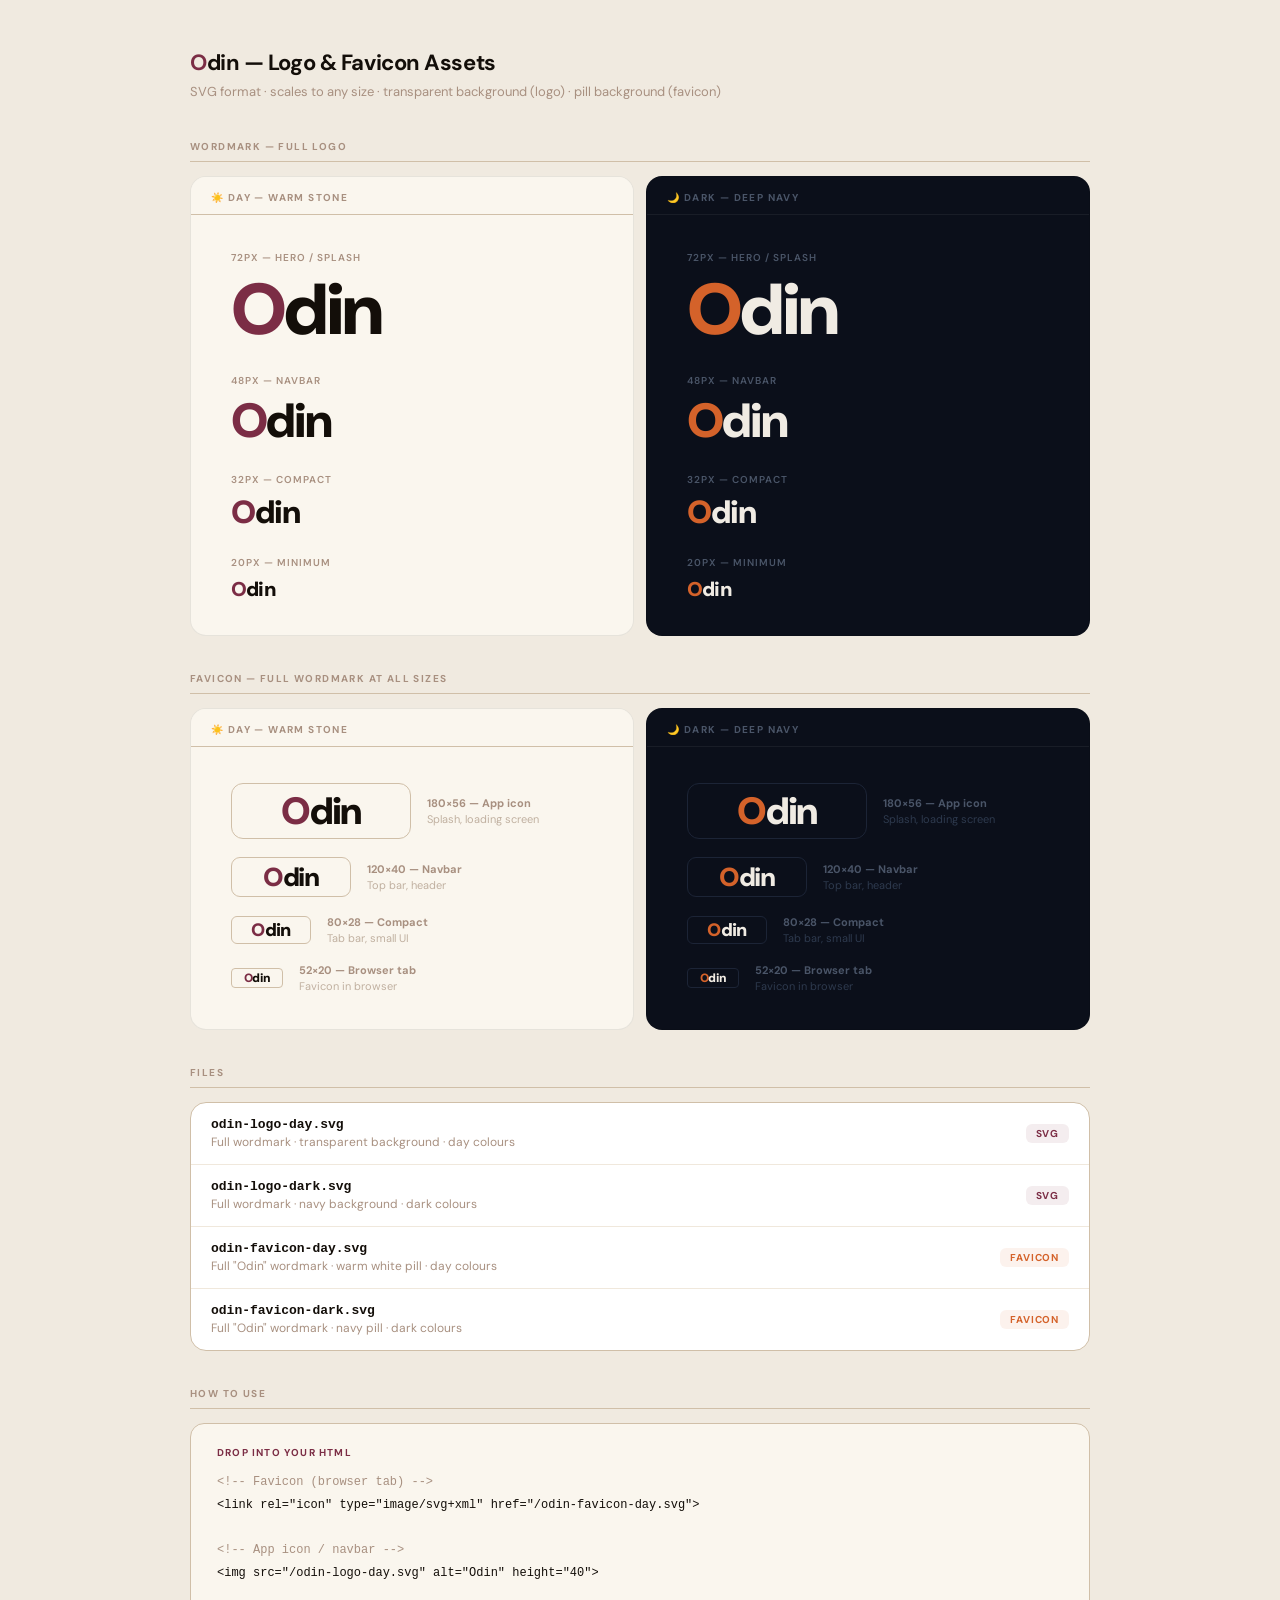
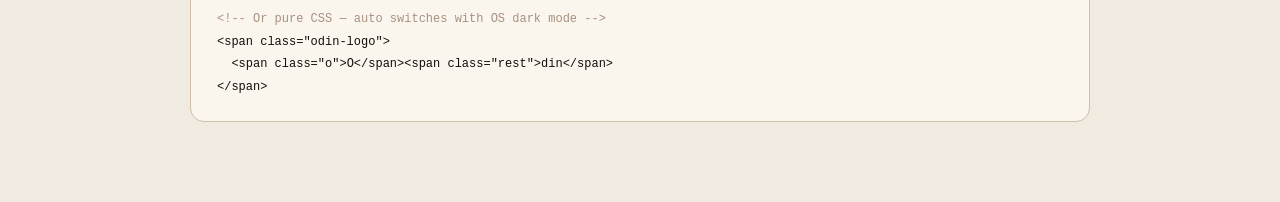
<file: odin-logo-favicon-preview.html>
<!DOCTYPE html>
<html lang="en">
<head>
<meta charset="UTF-8">
<meta name="viewport" content="width=device-width, initial-scale=1.0">
<title>Odin — Logo & Favicon Assets</title>
<link href="https://fonts.googleapis.com/css2?family=DM+Sans:wght@400;600;700;900&display=swap" rel="stylesheet">
<style>
* { margin:0; padding:0; box-sizing:border-box; }
body { font-family: 'DM Sans', sans-serif; background: #F0EAE0; padding: 48px 24px 80px; }

.wrap { max-width: 900px; margin: 0 auto; }

.page-title { font-size: 22px; font-weight: 700; color: #130E09; letter-spacing: -0.02em; margin-bottom: 6px; }
.page-sub   { font-size: 13px; color: #A89080; margin-bottom: 40px; }

.section-title {
  font-size: 10px; font-weight: 700; letter-spacing: 0.14em;
  text-transform: uppercase; color: #A89080;
  padding-bottom: 8px; border-bottom: 1px solid #D0BFA8;
  margin-bottom: 14px; margin-top: 36px;
}

.row { display: grid; grid-template-columns: 1fr 1fr; gap: 12px; }

.tile { border-radius: 16px; overflow: hidden; border: 1px solid rgba(0,0,0,0.08); }
.tile-label {
  font-size: 10px; font-weight: 700; letter-spacing: 0.14em;
  text-transform: uppercase; padding: 14px 20px 10px;
  border-bottom-width: 1px; border-bottom-style: solid;
}
.tile-body { padding: 36px 40px; display: flex; flex-direction: column; gap: 28px; }

.tile-day  { background: #FAF6EE; }
.tile-day  .tile-label { color: #A89080; background: #FAF6EE; border-color: #D0BFA8; }
.tile-dark { background: #0B0F1A; }
.tile-dark .tile-label { color: #4A5568; background: #0B0F1A; border-color: rgba(255,255,255,0.06); }

/* Logo */
.logo { font-family: 'DM Sans', sans-serif; font-weight: 900; letter-spacing: -0.04em; line-height: 1; }
.size-row { display: flex; flex-direction: column; gap: 6px; }
.size-label { font-size: 10px; font-weight: 600; letter-spacing: 0.1em; text-transform: uppercase; margin-bottom: 4px; }

/* Favicon pill */
.fav-sizes { display: flex; flex-direction: column; gap: 18px; }
.fav-item { display: flex; align-items: center; gap: 16px; }
.fav-pill {
  display: flex; align-items: center; justify-content: center;
  border-radius: 18%;
  font-family: 'DM Sans', sans-serif; font-weight: 900; letter-spacing: -0.04em;
  flex-shrink: 0;
}
.fav-meta { display: flex; flex-direction: column; gap: 2px; }
.fav-sz   { font-size: 11px; font-weight: 700; }
.fav-note { font-size: 11px; }

/* Files */
.file-list { background: white; border-radius: 16px; border: 1px solid #D0BFA8; overflow: hidden; margin-top: 10px; }
.file-row { display: flex; align-items: center; justify-content: space-between; padding: 14px 20px; border-bottom: 1px solid #F0E8DC; }
.file-row:last-child { border-bottom: none; }
.file-name { font-size: 13px; font-weight: 600; color: #130E09; font-family: monospace; }
.file-desc { font-size: 12px; color: #A89080; margin-top: 2px; }
.file-badge { font-size: 10px; font-weight: 700; letter-spacing: 0.08em; text-transform: uppercase; padding: 3px 10px; border-radius: 6px; }
.badge-svg { background: #7B2D4515; color: #7B2D45; }
.badge-fav { background: #D4622A15; color: #D4622A; }

/* Usage */
.usage { background: #FAF6EE; border-radius: 14px; padding: 22px 26px; border: 1px solid #D0BFA8; margin-top: 10px; }
.usage-title { font-size: 10px; font-weight: 700; letter-spacing: 0.12em; text-transform: uppercase; color: #7B2D45; margin-bottom: 12px; }
.usage pre { font-size: 12px; line-height: 1.9; color: #130E09; font-family: monospace; white-space: pre-wrap; }
.c { color: #A89080; }
</style>
</head>
<body>
<div class="wrap">

  <div class="page-title"><span style="color:#7B2D45;">O</span>din — Logo &amp; Favicon Assets</div>
  <div class="page-sub">SVG format · scales to any size · transparent background (logo) · pill background (favicon)</div>

  <!-- WORDMARK -->
  <div class="section-title">Wordmark — Full Logo</div>
  <div class="row">
    <div class="tile tile-day">
      <div class="tile-label">☀️ Day — Warm Stone</div>
      <div class="tile-body">
        <div class="size-row">
          <div class="size-label" style="color:#A89080;">72px — Hero / Splash</div>
          <div class="logo" style="font-size:72px;"><span style="color:#7B2D45;">O</span><span style="color:#130E09;">din</span></div>
        </div>
        <div class="size-row">
          <div class="size-label" style="color:#A89080;">48px — Navbar</div>
          <div class="logo" style="font-size:48px;"><span style="color:#7B2D45;">O</span><span style="color:#130E09;">din</span></div>
        </div>
        <div class="size-row">
          <div class="size-label" style="color:#A89080;">32px — Compact</div>
          <div class="logo" style="font-size:32px;"><span style="color:#7B2D45;">O</span><span style="color:#130E09;">din</span></div>
        </div>
        <div class="size-row">
          <div class="size-label" style="color:#A89080;">20px — Minimum</div>
          <div class="logo" style="font-size:20px;"><span style="color:#7B2D45;">O</span><span style="color:#130E09;">din</span></div>
        </div>
      </div>
    </div>
    <div class="tile tile-dark">
      <div class="tile-label">🌙 Dark — Deep Navy</div>
      <div class="tile-body">
        <div class="size-row">
          <div class="size-label" style="color:#4A5568;">72px — Hero / Splash</div>
          <div class="logo" style="font-size:72px;"><span style="color:#D4622A;">O</span><span style="color:#F0EBE3;">din</span></div>
        </div>
        <div class="size-row">
          <div class="size-label" style="color:#4A5568;">48px — Navbar</div>
          <div class="logo" style="font-size:48px;"><span style="color:#D4622A;">O</span><span style="color:#F0EBE3;">din</span></div>
        </div>
        <div class="size-row">
          <div class="size-label" style="color:#4A5568;">32px — Compact</div>
          <div class="logo" style="font-size:32px;"><span style="color:#D4622A;">O</span><span style="color:#F0EBE3;">din</span></div>
        </div>
        <div class="size-row">
          <div class="size-label" style="color:#4A5568;">20px — Minimum</div>
          <div class="logo" style="font-size:20px;"><span style="color:#D4622A;">O</span><span style="color:#F0EBE3;">din</span></div>
        </div>
      </div>
    </div>
  </div>

  <!-- FAVICON -->
  <div class="section-title">Favicon — Full Wordmark at all sizes</div>
  <div class="row">

    <!-- DAY FAVICON -->
    <div class="tile tile-day">
      <div class="tile-label">☀️ Day — Warm Stone</div>
      <div class="tile-body">
        <div class="fav-sizes">

          <div class="fav-item">
            <div class="fav-pill" style="width:180px;height:56px;background:#FAF6EE;border:1.5px solid #D0BFA8;border-radius:12px;">
              <span style="font-size:38px;font-family:'DM Sans',sans-serif;font-weight:900;letter-spacing:-0.04em;"><span style="color:#7B2D45;">O</span><span style="color:#130E09;">din</span></span>
            </div>
            <div class="fav-meta">
              <div class="fav-sz" style="color:#A89080;">180×56 — App icon</div>
              <div class="fav-note" style="color:#C0B0A0;">Splash, loading screen</div>
            </div>
          </div>

          <div class="fav-item">
            <div class="fav-pill" style="width:120px;height:40px;background:#FAF6EE;border:1.5px solid #D0BFA8;border-radius:9px;">
              <span style="font-size:26px;font-family:'DM Sans',sans-serif;font-weight:900;letter-spacing:-0.04em;"><span style="color:#7B2D45;">O</span><span style="color:#130E09;">din</span></span>
            </div>
            <div class="fav-meta">
              <div class="fav-sz" style="color:#A89080;">120×40 — Navbar</div>
              <div class="fav-note" style="color:#C0B0A0;">Top bar, header</div>
            </div>
          </div>

          <div class="fav-item">
            <div class="fav-pill" style="width:80px;height:28px;background:#FAF6EE;border:1.5px solid #D0BFA8;border-radius:6px;">
              <span style="font-size:18px;font-family:'DM Sans',sans-serif;font-weight:900;letter-spacing:-0.04em;"><span style="color:#7B2D45;">O</span><span style="color:#130E09;">din</span></span>
            </div>
            <div class="fav-meta">
              <div class="fav-sz" style="color:#A89080;">80×28 — Compact</div>
              <div class="fav-note" style="color:#C0B0A0;">Tab bar, small UI</div>
            </div>
          </div>

          <div class="fav-item">
            <div class="fav-pill" style="width:52px;height:20px;background:#FAF6EE;border:1.5px solid #D0BFA8;border-radius:4px; padding: 0 4px;">
              <span style="font-size:12px;font-family:'DM Sans',sans-serif;font-weight:900;letter-spacing:-0.03em;"><span style="color:#7B2D45;">O</span><span style="color:#130E09;">din</span></span>
            </div>
            <div class="fav-meta">
              <div class="fav-sz" style="color:#A89080;">52×20 — Browser tab</div>
              <div class="fav-note" style="color:#C0B0A0;">Favicon in browser</div>
            </div>
          </div>

        </div>
      </div>
    </div>

    <!-- DARK FAVICON -->
    <div class="tile tile-dark">
      <div class="tile-label">🌙 Dark — Deep Navy</div>
      <div class="tile-body">
        <div class="fav-sizes">

          <div class="fav-item">
            <div class="fav-pill" style="width:180px;height:56px;background:#0B0F1A;border:1.5px solid #1C2436;border-radius:12px;">
              <span style="font-size:38px;font-family:'DM Sans',sans-serif;font-weight:900;letter-spacing:-0.04em;"><span style="color:#D4622A;">O</span><span style="color:#F0EBE3;">din</span></span>
            </div>
            <div class="fav-meta">
              <div class="fav-sz" style="color:#4A5568;">180×56 — App icon</div>
              <div class="fav-note" style="color:#2E3A4E;">Splash, loading screen</div>
            </div>
          </div>

          <div class="fav-item">
            <div class="fav-pill" style="width:120px;height:40px;background:#0B0F1A;border:1.5px solid #1C2436;border-radius:9px;">
              <span style="font-size:26px;font-family:'DM Sans',sans-serif;font-weight:900;letter-spacing:-0.04em;"><span style="color:#D4622A;">O</span><span style="color:#F0EBE3;">din</span></span>
            </div>
            <div class="fav-meta">
              <div class="fav-sz" style="color:#4A5568;">120×40 — Navbar</div>
              <div class="fav-note" style="color:#2E3A4E;">Top bar, header</div>
            </div>
          </div>

          <div class="fav-item">
            <div class="fav-pill" style="width:80px;height:28px;background:#0B0F1A;border:1.5px solid #1C2436;border-radius:6px;">
              <span style="font-size:18px;font-family:'DM Sans',sans-serif;font-weight:900;letter-spacing:-0.04em;"><span style="color:#D4622A;">O</span><span style="color:#F0EBE3;">din</span></span>
            </div>
            <div class="fav-meta">
              <div class="fav-sz" style="color:#4A5568;">80×28 — Compact</div>
              <div class="fav-note" style="color:#2E3A4E;">Tab bar, small UI</div>
            </div>
          </div>

          <div class="fav-item">
            <div class="fav-pill" style="width:52px;height:20px;background:#0B0F1A;border:1.5px solid #1C2436;border-radius:4px; padding: 0 4px;">
              <span style="font-size:12px;font-family:'DM Sans',sans-serif;font-weight:900;letter-spacing:-0.03em;"><span style="color:#D4622A;">O</span><span style="color:#F0EBE3;">din</span></span>
            </div>
            <div class="fav-meta">
              <div class="fav-sz" style="color:#4A5568;">52×20 — Browser tab</div>
              <div class="fav-note" style="color:#2E3A4E;">Favicon in browser</div>
            </div>
          </div>

        </div>
      </div>
    </div>

  </div>

  <!-- FILES -->
  <div class="section-title">Files</div>
  <div class="file-list">
    <div class="file-row">
      <div><div class="file-name">odin-logo-day.svg</div><div class="file-desc">Full wordmark · transparent background · day colours</div></div>
      <span class="file-badge badge-svg">SVG</span>
    </div>
    <div class="file-row">
      <div><div class="file-name">odin-logo-dark.svg</div><div class="file-desc">Full wordmark · navy background · dark colours</div></div>
      <span class="file-badge badge-svg">SVG</span>
    </div>
    <div class="file-row">
      <div><div class="file-name">odin-favicon-day.svg</div><div class="file-desc">Full "Odin" wordmark · warm white pill · day colours</div></div>
      <span class="file-badge badge-fav">FAVICON</span>
    </div>
    <div class="file-row">
      <div><div class="file-name">odin-favicon-dark.svg</div><div class="file-desc">Full "Odin" wordmark · navy pill · dark colours</div></div>
      <span class="file-badge badge-fav">FAVICON</span>
    </div>
  </div>

  <!-- USAGE -->
  <div class="section-title">How to use</div>
  <div class="usage">
    <div class="usage-title">Drop into your HTML</div>
    <pre><span class="c">&lt;!-- Favicon (browser tab) --&gt;</span>
&lt;link rel="icon" type="image/svg+xml" href="/odin-favicon-day.svg"&gt;

<span class="c">&lt;!-- App icon / navbar --&gt;</span>
&lt;img src="/odin-logo-day.svg" alt="Odin" height="40"&gt;

<span class="c">&lt;!-- Or pure CSS — auto switches with OS dark mode --&gt;</span>
&lt;span class="odin-logo"&gt;
  &lt;span class="o"&gt;O&lt;/span&gt;&lt;span class="rest"&gt;din&lt;/span&gt;
&lt;/span&gt;</pre>
  </div>

</div>
</body>
</html>
</file>
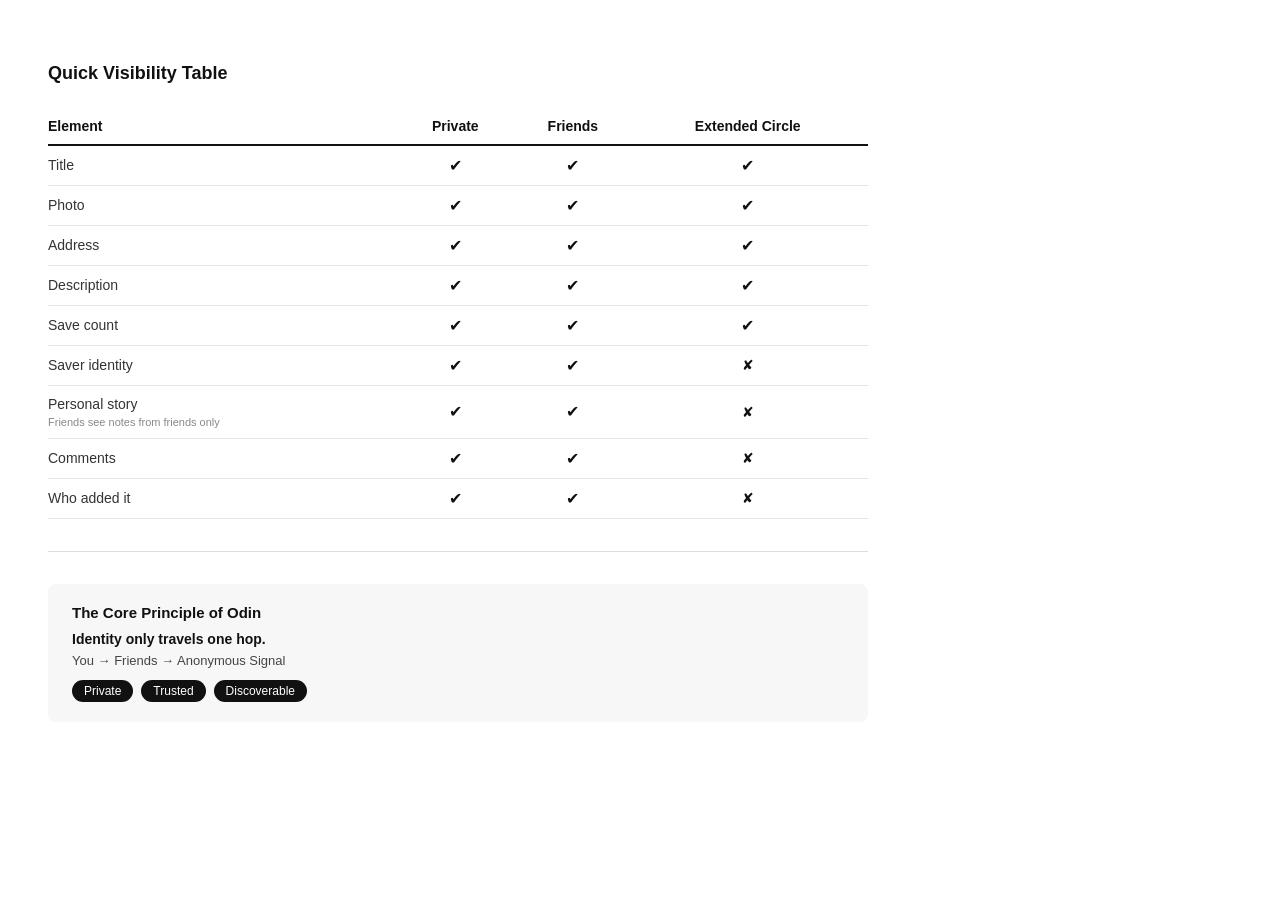
<file: odin_visibility_table.html>
<!DOCTYPE html>
<html lang="en">
<head>
  <meta charset="UTF-8" />
  <meta name="viewport" content="width=device-width, initial-scale=1.0"/>
  <title>Odin Trust Layers & Visibility</title>
  <style>
    body {
      font-family: -apple-system, BlinkMacSystemFont, 'Segoe UI', Roboto, sans-serif;
      padding: 40px;
      color: #111;
      background: #fff;
      max-width: 820px;
    }
    h2 {
      font-size: 18px;
      font-weight: 700;
      margin-bottom: 24px;
    }
    table {
      width: 100%;
      border-collapse: collapse;
      font-size: 14px;
    }
    thead tr {
      border-bottom: 2px solid #111;
    }
    th {
      text-align: left;
      font-weight: 700;
      padding: 10px 12px 10px 0;
      color: #111;
    }
    th:not(:first-child) {
      text-align: center;
    }
    td {
      padding: 10px 12px 10px 0;
      border-bottom: 1px solid #e5e5e5;
      vertical-align: middle;
    }
    td:not(:first-child) {
      text-align: center;
    }
    .check {
      color: #111;
      font-size: 16px;
    }
    .cross {
      color: #111;
      font-size: 14px;
    }
    .partial {
      color: #888;
      font-size: 13px;
      font-style: italic;
    }
    .element-col {
      font-weight: 400;
      color: #333;
    }
    .divider {
      height: 1px;
      background: #ddd;
      margin: 32px 0 24px;
    }
    .principle {
      margin-top: 32px;
      padding: 20px 24px;
      background: #f7f7f7;
      border-radius: 8px;
    }
    .principle h3 {
      font-size: 15px;
      font-weight: 700;
      margin: 0 0 10px;
    }
    .principle p {
      font-size: 13px;
      color: #444;
      margin: 4px 0;
    }
    .hop {
      font-size: 14px;
      font-weight: 600;
      color: #111;
      margin: 10px 0 6px;
    }
    .tags {
      display: flex;
      gap: 8px;
      margin-top: 12px;
      flex-wrap: wrap;
    }
    .tag {
      background: #111;
      color: #fff;
      padding: 4px 12px;
      border-radius: 20px;
      font-size: 12px;
    }
    .note {
      font-size: 11px;
      color: #888;
      margin-top: 4px;
    }
    .col-private { color: #555; }
    .col-friends { color: #555; }
    .col-extended { color: #555; }
  </style>
</head>
<body>

  <h2>Quick Visibility Table</h2>

  <table>
    <thead>
      <tr>
        <th>Element</th>
        <th>Private</th>
        <th>Friends</th>
        <th>Extended Circle</th>
      </tr>
    </thead>
    <tbody>
      <tr>
        <td class="element-col">Title</td>
        <td><span class="check">✔</span></td>
        <td><span class="check">✔</span></td>
        <td><span class="check">✔</span></td>
      </tr>
      <tr>
        <td class="element-col">Photo</td>
        <td><span class="check">✔</span></td>
        <td><span class="check">✔</span></td>
        <td><span class="check">✔</span></td>
      </tr>
      <tr>
        <td class="element-col">Address</td>
        <td><span class="check">✔</span></td>
        <td><span class="check">✔</span></td>
        <td><span class="check">✔</span></td>
      </tr>
      <tr>
        <td class="element-col">Description</td>
        <td><span class="check">✔</span></td>
        <td><span class="check">✔</span></td>
        <td><span class="check">✔</span></td>
      </tr>
      <tr>
        <td class="element-col">Save count</td>
        <td><span class="check">✔</span></td>
        <td><span class="check">✔</span></td>
        <td><span class="check">✔</span></td>
      </tr>
      <tr>
        <td class="element-col">Saver identity</td>
        <td><span class="check">✔</span></td>
        <td><span class="check">✔</span></td>
        <td><span class="cross">✘</span></td>
      </tr>
      <tr>
        <td class="element-col">
          Personal story
          <div class="note">Friends see notes from friends only</div>
        </td>
        <td><span class="check">✔</span></td>
        <td><span class="check">✔</span></td>
        <td><span class="cross">✘</span></td>
      </tr>
      <tr>
        <td class="element-col">Comments</td>
        <td><span class="check">✔</span></td>
        <td><span class="check">✔</span></td>
        <td><span class="cross">✘</span></td>
      </tr>
      <tr>
        <td class="element-col">Who added it</td>
        <td><span class="check">✔</span></td>
        <td><span class="check">✔</span></td>
        <td><span class="cross">✘</span></td>
      </tr>
    </tbody>
  </table>

  <div class="divider"></div>

  <div class="principle">
    <h3>The Core Principle of Odin</h3>
    <div class="hop">Identity only travels one hop.</div>
    <p>You → Friends → Anonymous Signal</p>
    <div class="tags">
      <span class="tag">Private</span>
      <span class="tag">Trusted</span>
      <span class="tag">Discoverable</span>
    </div>
  </div>

</body>
</html>
</file>
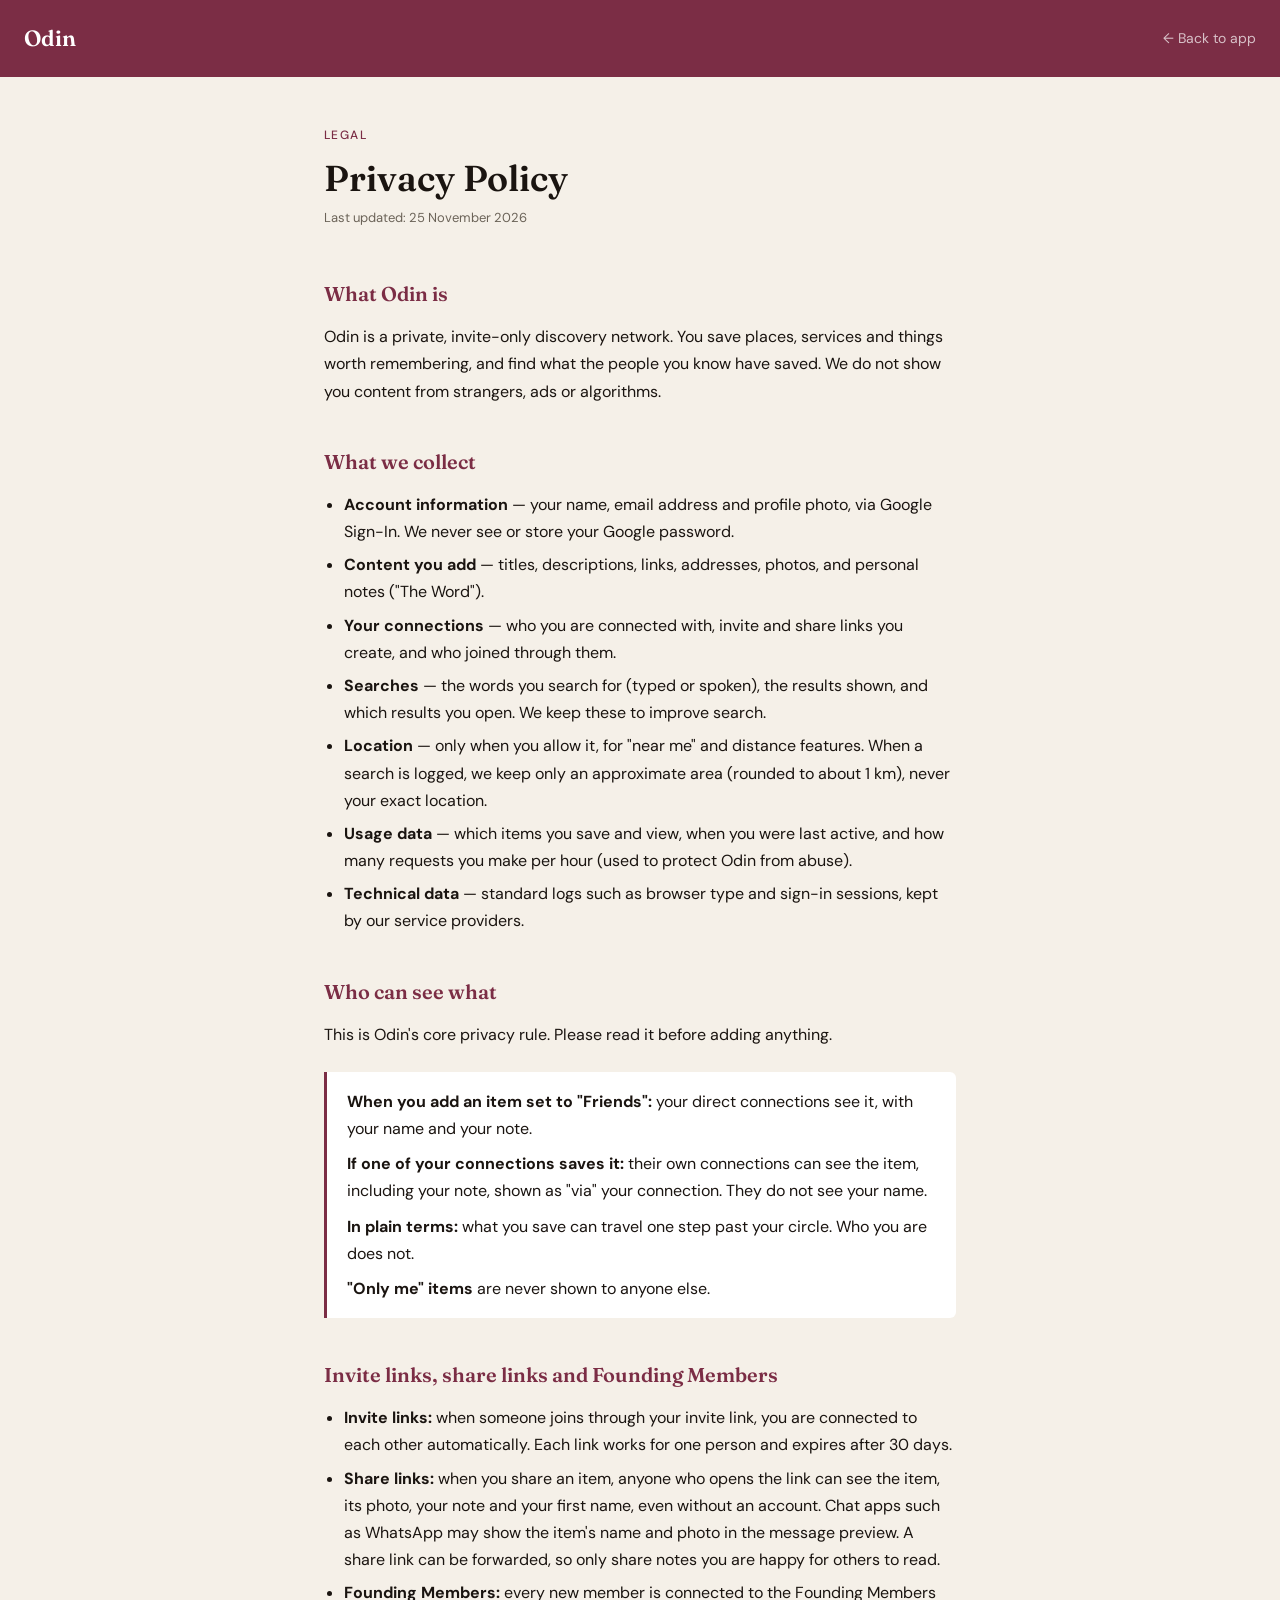
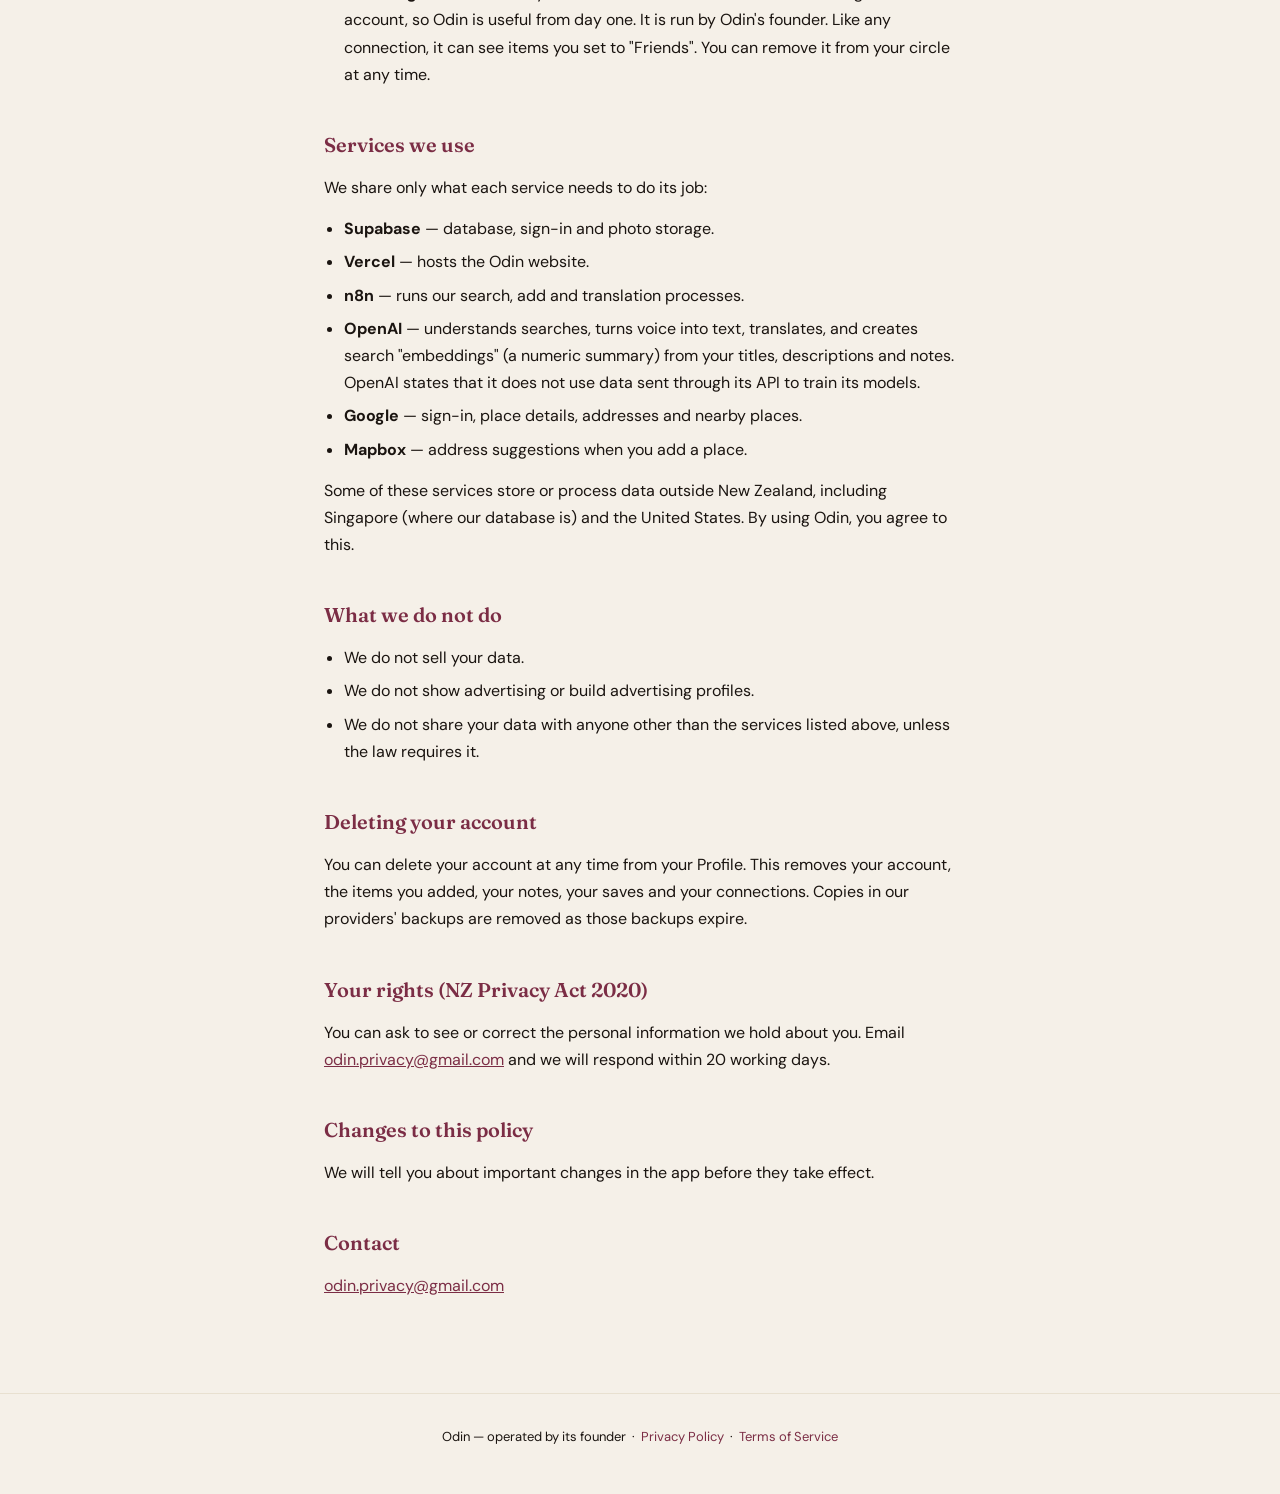
<file: privacy.html>
<!DOCTYPE html>
<html lang="en">
<head>
  <meta charset="UTF-8">
  <meta name="viewport" content="width=device-width, initial-scale=1.0">
  <title>Privacy Policy — Odin</title>
  <link href="https://fonts.googleapis.com/css2?family=Fraunces:ital,wght@0,400;0,600;1,400&family=DM+Sans:wght@400;500&display=swap" rel="stylesheet">
  <style>
    :root {
      --stone: #F5F0E8;
      --stone-dark: #E8E0D0;
      --winterberry: #7B2D45;
      --ink: #1A1410;
      --muted: #6B6358;
    }
    * { box-sizing: border-box; margin: 0; padding: 0; }
    body {
      background: var(--stone);
      color: var(--ink);
      font-family: 'DM Sans', sans-serif;
      font-size: 16px;
      line-height: 1.7;
      min-height: 100vh;
    }
    header {
      background: var(--winterberry);
      padding: 20px 24px;
      display: flex;
      align-items: center;
      gap: 12px;
    }
    header a {
      color: rgba(255,255,255,0.7);
      text-decoration: none;
      font-size: 14px;
      font-family: 'DM Sans', sans-serif;
    }
    header a:hover { color: #fff; }
    header .logo {
      font-family: 'Fraunces', serif;
      font-size: 22px;
      color: #fff;
      font-weight: 600;
      margin-right: auto;
    }
    .container {
      max-width: 680px;
      margin: 0 auto;
      padding: 48px 24px 80px;
    }
    .eyebrow {
      font-size: 12px;
      font-weight: 500;
      letter-spacing: 0.12em;
      text-transform: uppercase;
      color: var(--winterberry);
      margin-bottom: 12px;
    }
    h1 {
      font-family: 'Fraunces', serif;
      font-size: 36px;
      font-weight: 600;
      line-height: 1.15;
      color: var(--ink);
      margin-bottom: 8px;
    }
    .updated {
      font-size: 13px;
      color: var(--muted);
      margin-bottom: 48px;
    }
    h2 {
      font-family: 'Fraunces', serif;
      font-size: 20px;
      font-weight: 600;
      color: var(--winterberry);
      margin: 40px 0 12px;
    }
    p { margin-bottom: 14px; color: var(--ink); }
    ul {
      padding-left: 20px;
      margin-bottom: 14px;
    }
    ul li { margin-bottom: 6px; }
    .highlight-box {
      background: #fff;
      border-left: 3px solid var(--winterberry);
      padding: 16px 20px;
      margin: 24px 0;
      border-radius: 0 6px 6px 0;
    }
    .highlight-box p { margin-bottom: 8px; }
    .highlight-box p:last-child { margin-bottom: 0; }
    .divider {
      border: none;
      border-top: 1px solid var(--stone-dark);
      margin: 40px 0;
    }
    a { color: var(--winterberry); }
    footer {
      text-align: center;
      padding: 32px 24px;
      border-top: 1px solid var(--stone-dark);
      font-size: 13px;
      color: var(--muted);
    }
    footer a { color: var(--winterberry); text-decoration: none; }
    footer a:hover { text-decoration: underline; }
  </style>
</head>
<body>

<header>
  <span class="logo">Odin</span>
  <a href="index.html">← Back to app</a>
</header>

<div class="container">

  <p class="eyebrow">Legal</p>
  <h1>Privacy Policy</h1>
  <p class="updated">Last updated: 25 November 2026</p>

  <h2>What Odin is</h2>
  <p>Odin is a private, invite-only discovery network. You save places, services and things worth remembering, and find what the people you know have saved. We do not show you content from strangers, ads or algorithms.</p>

  <h2>What we collect</h2>
  <ul>
    <li><strong>Account information</strong> — your name, email address and profile photo, via Google Sign-In. We never see or store your Google password.</li>
    <li><strong>Content you add</strong> — titles, descriptions, links, addresses, photos, and personal notes ("The Word").</li>
    <li><strong>Your connections</strong> — who you are connected with, invite and share links you create, and who joined through them.</li>
    <li><strong>Searches</strong> — the words you search for (typed or spoken), the results shown, and which results you open. We keep these to improve search.</li>
    <li><strong>Location</strong> — only when you allow it, for "near me" and distance features. When a search is logged, we keep only an approximate area (rounded to about 1 km), never your exact location.</li>
    <li><strong>Usage data</strong> — which items you save and view, when you were last active, and how many requests you make per hour (used to protect Odin from abuse).</li>
    <li><strong>Technical data</strong> — standard logs such as browser type and sign-in sessions, kept by our service providers.</li>
  </ul>

  <h2>Who can see what</h2>
  <p>This is Odin's core privacy rule. Please read it before adding anything.</p>

  <div class="highlight-box">
    <p><strong>When you add an item set to "Friends":</strong> your direct connections see it, with your name and your note.</p>
    <p><strong>If one of your connections saves it:</strong> their own connections can see the item, including your note, shown as "via" your connection. They do not see your name.</p>
    <p><strong>In plain terms:</strong> what you save can travel one step past your circle. Who you are does not.</p>
    <p><strong>"Only me" items</strong> are never shown to anyone else.</p>
  </div>

  <h2>Invite links, share links and Founding Members</h2>
  <ul>
    <li><strong>Invite links:</strong> when someone joins through your invite link, you are connected to each other automatically. Each link works for one person and expires after 30 days.</li>
    <li><strong>Share links:</strong> when you share an item, anyone who opens the link can see the item, its photo, your note and your first name, even without an account. Chat apps such as WhatsApp may show the item's name and photo in the message preview. A share link can be forwarded, so only share notes you are happy for others to read.</li>
    <li><strong>Founding Members:</strong> every new member is connected to the Founding Members account, so Odin is useful from day one. It is run by Odin's founder. Like any connection, it can see items you set to "Friends". You can remove it from your circle at any time.</li>
  </ul>

  <h2>Services we use</h2>
  <p>We share only what each service needs to do its job:</p>
  <ul>
    <li><strong>Supabase</strong> — database, sign-in and photo storage.</li>
    <li><strong>Vercel</strong> — hosts the Odin website.</li>
    <li><strong>n8n</strong> — runs our search, add and translation processes.</li>
    <li><strong>OpenAI</strong> — understands searches, turns voice into text, translates, and creates search "embeddings" (a numeric summary) from your titles, descriptions and notes. OpenAI states that it does not use data sent through its API to train its models.</li>
    <li><strong>Google</strong> — sign-in, place details, addresses and nearby places.</li>
    <li><strong>Mapbox</strong> — address suggestions when you add a place.</li>
  </ul>
  <p>Some of these services store or process data outside New Zealand, including Singapore (where our database is) and the United States. By using Odin, you agree to this.</p>

  <h2>What we do not do</h2>
  <ul>
    <li>We do not sell your data.</li>
    <li>We do not show advertising or build advertising profiles.</li>
    <li>We do not share your data with anyone other than the services listed above, unless the law requires it.</li>
  </ul>

  <h2>Deleting your account</h2>
  <p>You can delete your account at any time from your Profile. This removes your account, the items you added, your notes, your saves and your connections. Copies in our providers' backups are removed as those backups expire.</p>

  <h2>Your rights (NZ Privacy Act 2020)</h2>
  <p>You can ask to see or correct the personal information we hold about you. Email <a href="mailto:odin.privacy@gmail.com">odin.privacy@gmail.com</a> and we will respond within 20 working days.</p>

  <h2>Changes to this policy</h2>
  <p>We will tell you about important changes in the app before they take effect.</p>

  <h2>Contact</h2>
  <p><a href="mailto:odin.privacy@gmail.com">odin.privacy@gmail.com</a></p>

</div>

<footer>
  <p>Odin — operated by its founder &nbsp;·&nbsp; <a href="privacy.html">Privacy Policy</a> &nbsp;·&nbsp; <a href="terms.html">Terms of Service</a></p>
</footer>

</body>
</html>
</file>
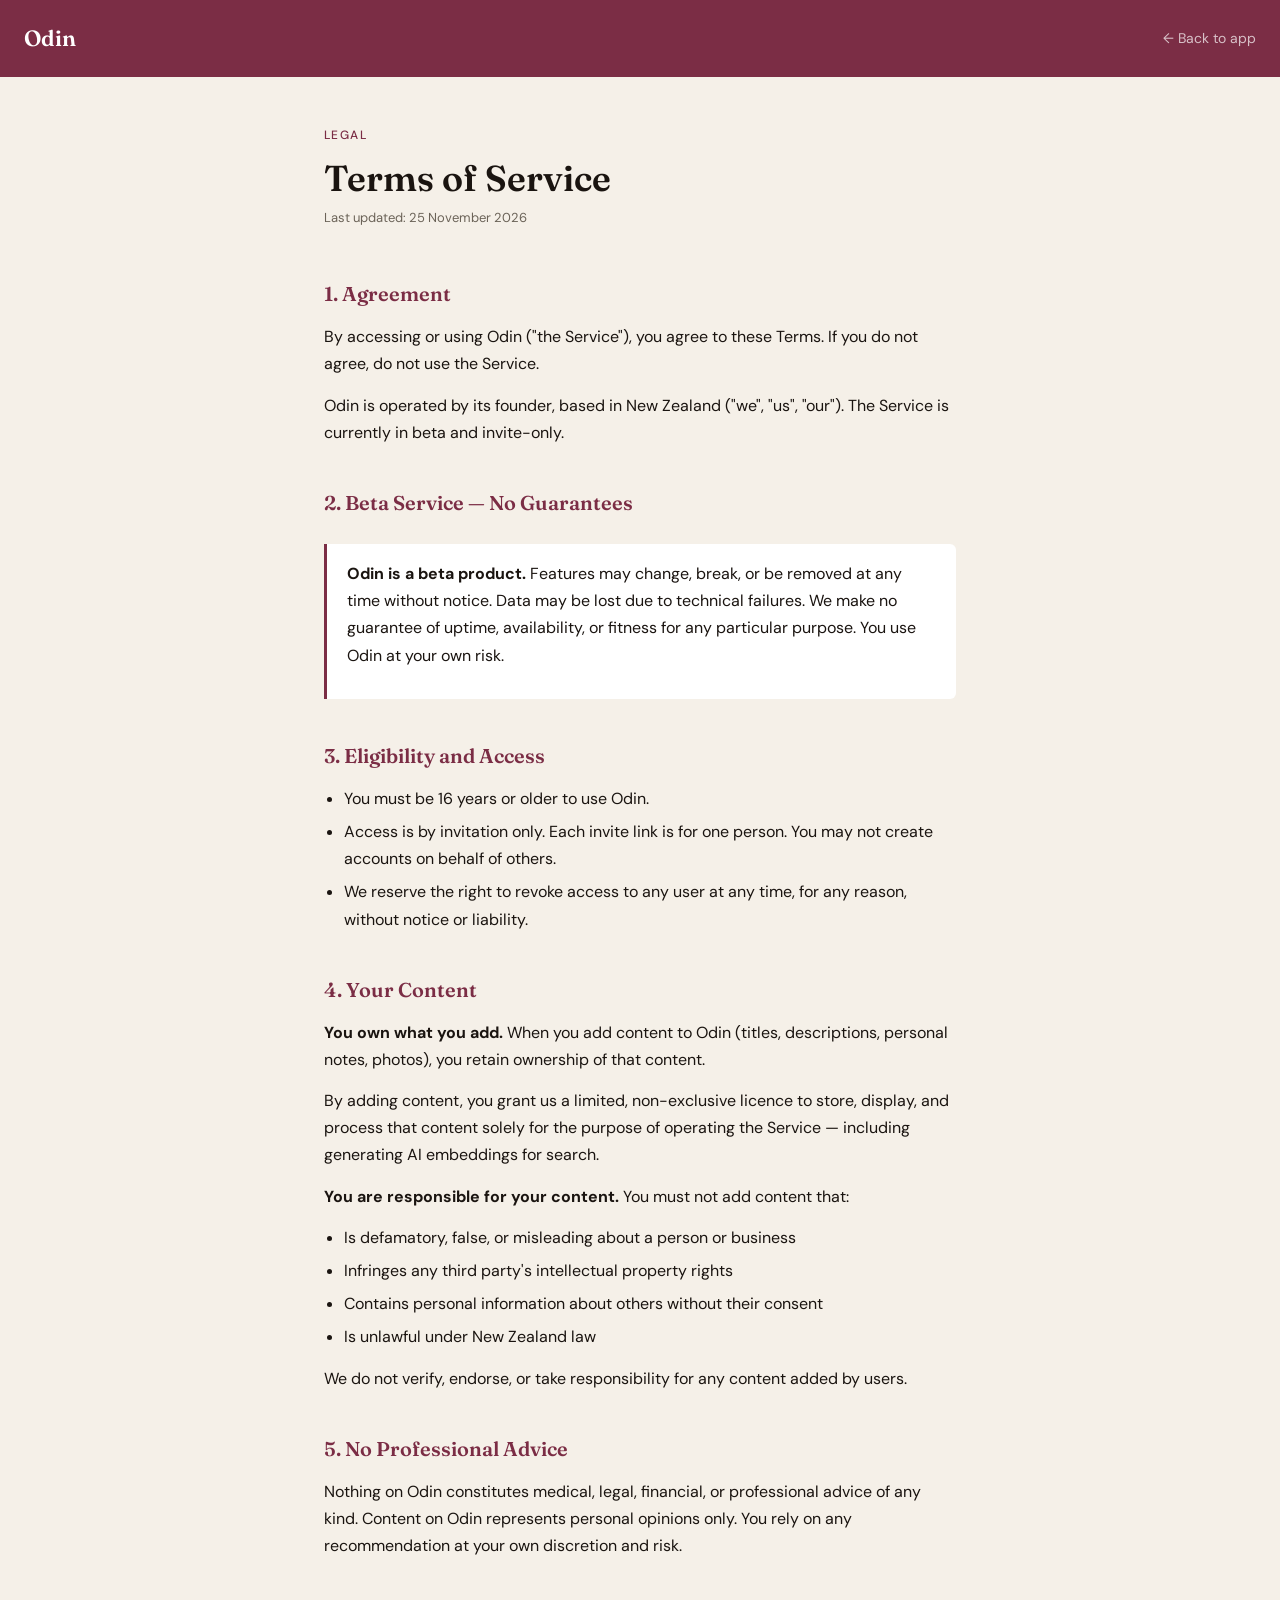
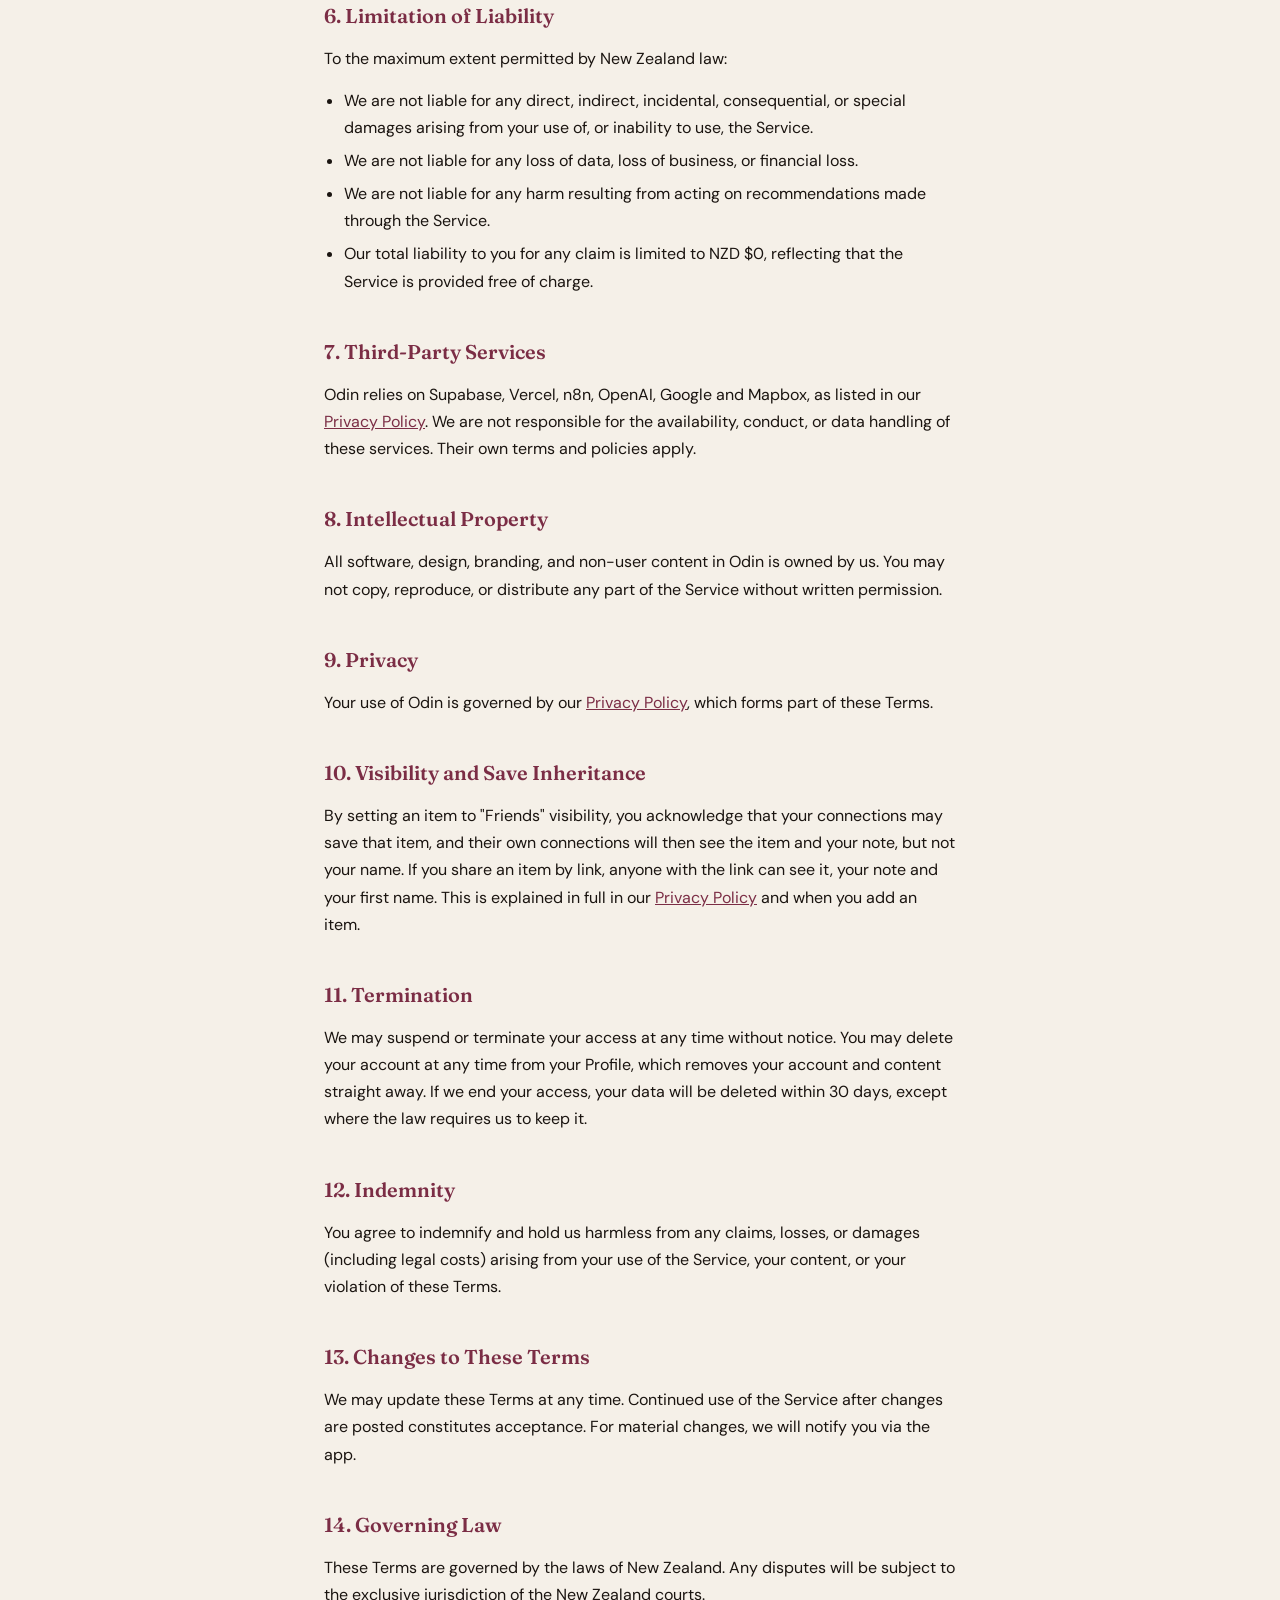
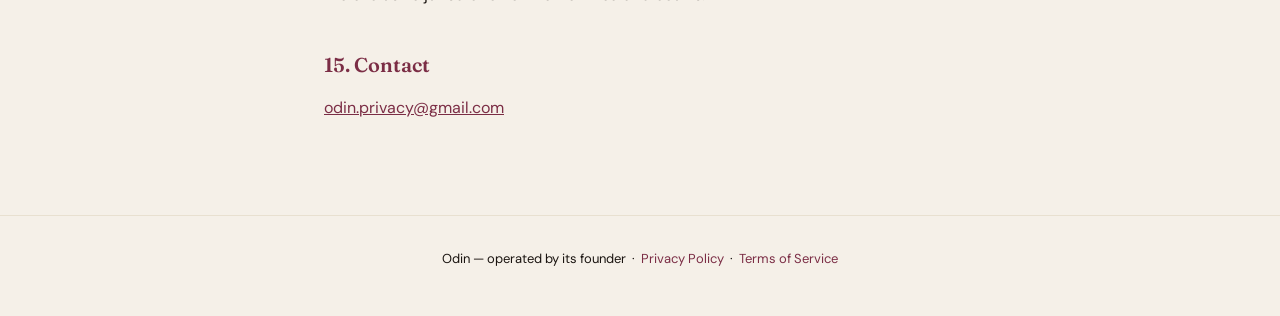
<file: terms.html>
<!DOCTYPE html>
<html lang="en">
<head>
  <meta charset="UTF-8">
  <meta name="viewport" content="width=device-width, initial-scale=1.0">
  <title>Terms of Service — Odin</title>
  <link href="https://fonts.googleapis.com/css2?family=Fraunces:ital,wght@0,400;0,600;1,400&family=DM+Sans:wght@400;500&display=swap" rel="stylesheet">
  <style>
    :root {
      --stone: #F5F0E8;
      --stone-dark: #E8E0D0;
      --winterberry: #7B2D45;
      --ink: #1A1410;
      --muted: #6B6358;
    }
    * { box-sizing: border-box; margin: 0; padding: 0; }
    body {
      background: var(--stone);
      color: var(--ink);
      font-family: 'DM Sans', sans-serif;
      font-size: 16px;
      line-height: 1.7;
      min-height: 100vh;
    }
    header {
      background: var(--winterberry);
      padding: 20px 24px;
      display: flex;
      align-items: center;
      gap: 12px;
    }
    header a {
      color: rgba(255,255,255,0.7);
      text-decoration: none;
      font-size: 14px;
      font-family: 'DM Sans', sans-serif;
    }
    header a:hover { color: #fff; }
    header .logo {
      font-family: 'Fraunces', serif;
      font-size: 22px;
      color: #fff;
      font-weight: 600;
      margin-right: auto;
    }
    .container {
      max-width: 680px;
      margin: 0 auto;
      padding: 48px 24px 80px;
    }
    .eyebrow {
      font-size: 12px;
      font-weight: 500;
      letter-spacing: 0.12em;
      text-transform: uppercase;
      color: var(--winterberry);
      margin-bottom: 12px;
    }
    h1 {
      font-family: 'Fraunces', serif;
      font-size: 36px;
      font-weight: 600;
      line-height: 1.15;
      color: var(--ink);
      margin-bottom: 8px;
    }
    .updated {
      font-size: 13px;
      color: var(--muted);
      margin-bottom: 48px;
    }
    h2 {
      font-family: 'Fraunces', serif;
      font-size: 20px;
      font-weight: 600;
      color: var(--winterberry);
      margin: 40px 0 12px;
    }
    p { margin-bottom: 14px; color: var(--ink); }
    ul {
      padding-left: 20px;
      margin-bottom: 14px;
    }
    ul li { margin-bottom: 6px; }
    .highlight-box {
      background: #fff;
      border-left: 3px solid var(--winterberry);
      padding: 16px 20px;
      margin: 24px 0;
      border-radius: 0 6px 6px 0;
    }
    .divider {
      border: none;
      border-top: 1px solid var(--stone-dark);
      margin: 40px 0;
    }
    a { color: var(--winterberry); }
    footer {
      text-align: center;
      padding: 32px 24px;
      border-top: 1px solid var(--stone-dark);
      font-size: 13px;
      color: var(--muted);
    }
    footer a { color: var(--winterberry); text-decoration: none; }
    footer a:hover { text-decoration: underline; }
  </style>
</head>
<body>

<header>
  <span class="logo">Odin</span>
  <a href="index.html">← Back to app</a>
</header>

<div class="container">

  <p class="eyebrow">Legal</p>
  <h1>Terms of Service</h1>
  <p class="updated">Last updated: 25 November 2026</p>

  <h2>1. Agreement</h2>
  <p>By accessing or using Odin ("the Service"), you agree to these Terms. If you do not agree, do not use the Service.</p>
  <p>Odin is operated by its founder, based in New Zealand ("we", "us", "our"). The Service is currently in beta and invite-only.</p>

  <h2>2. Beta Service — No Guarantees</h2>
  <div class="highlight-box">
    <p><strong>Odin is a beta product.</strong> Features may change, break, or be removed at any time without notice. Data may be lost due to technical failures. We make no guarantee of uptime, availability, or fitness for any particular purpose. You use Odin at your own risk.</p>
  </div>

  <h2>3. Eligibility and Access</h2>
  <ul>
    <li>You must be 16 years or older to use Odin.</li>
    <li>Access is by invitation only. Each invite link is for one person. You may not create accounts on behalf of others.</li>
    <li>We reserve the right to revoke access to any user at any time, for any reason, without notice or liability.</li>
  </ul>

  <h2>4. Your Content</h2>
  <p><strong>You own what you add.</strong> When you add content to Odin (titles, descriptions, personal notes, photos), you retain ownership of that content.</p>
  <p>By adding content, you grant us a limited, non-exclusive licence to store, display, and process that content solely for the purpose of operating the Service — including generating AI embeddings for search.</p>
  <p><strong>You are responsible for your content.</strong> You must not add content that:</p>
  <ul>
    <li>Is defamatory, false, or misleading about a person or business</li>
    <li>Infringes any third party's intellectual property rights</li>
    <li>Contains personal information about others without their consent</li>
    <li>Is unlawful under New Zealand law</li>
  </ul>
  <p>We do not verify, endorse, or take responsibility for any content added by users.</p>

  <h2>5. No Professional Advice</h2>
  <p>Nothing on Odin constitutes medical, legal, financial, or professional advice of any kind. Content on Odin represents personal opinions only. You rely on any recommendation at your own discretion and risk.</p>

  <h2>6. Limitation of Liability</h2>
  <p>To the maximum extent permitted by New Zealand law:</p>
  <ul>
    <li>We are not liable for any direct, indirect, incidental, consequential, or special damages arising from your use of, or inability to use, the Service.</li>
    <li>We are not liable for any loss of data, loss of business, or financial loss.</li>
    <li>We are not liable for any harm resulting from acting on recommendations made through the Service.</li>
    <li>Our total liability to you for any claim is limited to NZD $0, reflecting that the Service is provided free of charge.</li>
  </ul>

  <h2>7. Third-Party Services</h2>
  <p>Odin relies on Supabase, Vercel, n8n, OpenAI, Google and Mapbox, as listed in our <a href="privacy.html">Privacy Policy</a>. We are not responsible for the availability, conduct, or data handling of these services. Their own terms and policies apply.</p>

  <h2>8. Intellectual Property</h2>
  <p>All software, design, branding, and non-user content in Odin is owned by us. You may not copy, reproduce, or distribute any part of the Service without written permission.</p>

  <h2>9. Privacy</h2>
  <p>Your use of Odin is governed by our <a href="privacy.html">Privacy Policy</a>, which forms part of these Terms.</p>

  <h2>10. Visibility and Save Inheritance</h2>
  <p>By setting an item to "Friends" visibility, you acknowledge that your connections may save that item, and their own connections will then see the item and your note, but not your name. If you share an item by link, anyone with the link can see it, your note and your first name. This is explained in full in our <a href="privacy.html">Privacy Policy</a> and when you add an item.</p>

  <h2>11. Termination</h2>
  <p>We may suspend or terminate your access at any time without notice. You may delete your account at any time from your Profile, which removes your account and content straight away. If we end your access, your data will be deleted within 30 days, except where the law requires us to keep it.</p>

  <h2>12. Indemnity</h2>
  <p>You agree to indemnify and hold us harmless from any claims, losses, or damages (including legal costs) arising from your use of the Service, your content, or your violation of these Terms.</p>

  <h2>13. Changes to These Terms</h2>
  <p>We may update these Terms at any time. Continued use of the Service after changes are posted constitutes acceptance. For material changes, we will notify you via the app.</p>

  <h2>14. Governing Law</h2>
  <p>These Terms are governed by the laws of New Zealand. Any disputes will be subject to the exclusive jurisdiction of the New Zealand courts.</p>

  <h2>15. Contact</h2>
  <p><a href="mailto:odin.privacy@gmail.com">odin.privacy@gmail.com</a></p>

</div>

<footer>
  <p>Odin — operated by its founder &nbsp;·&nbsp; <a href="privacy.html">Privacy Policy</a> &nbsp;·&nbsp; <a href="terms.html">Terms of Service</a></p>
</footer>

</body>
</html>
</file>
